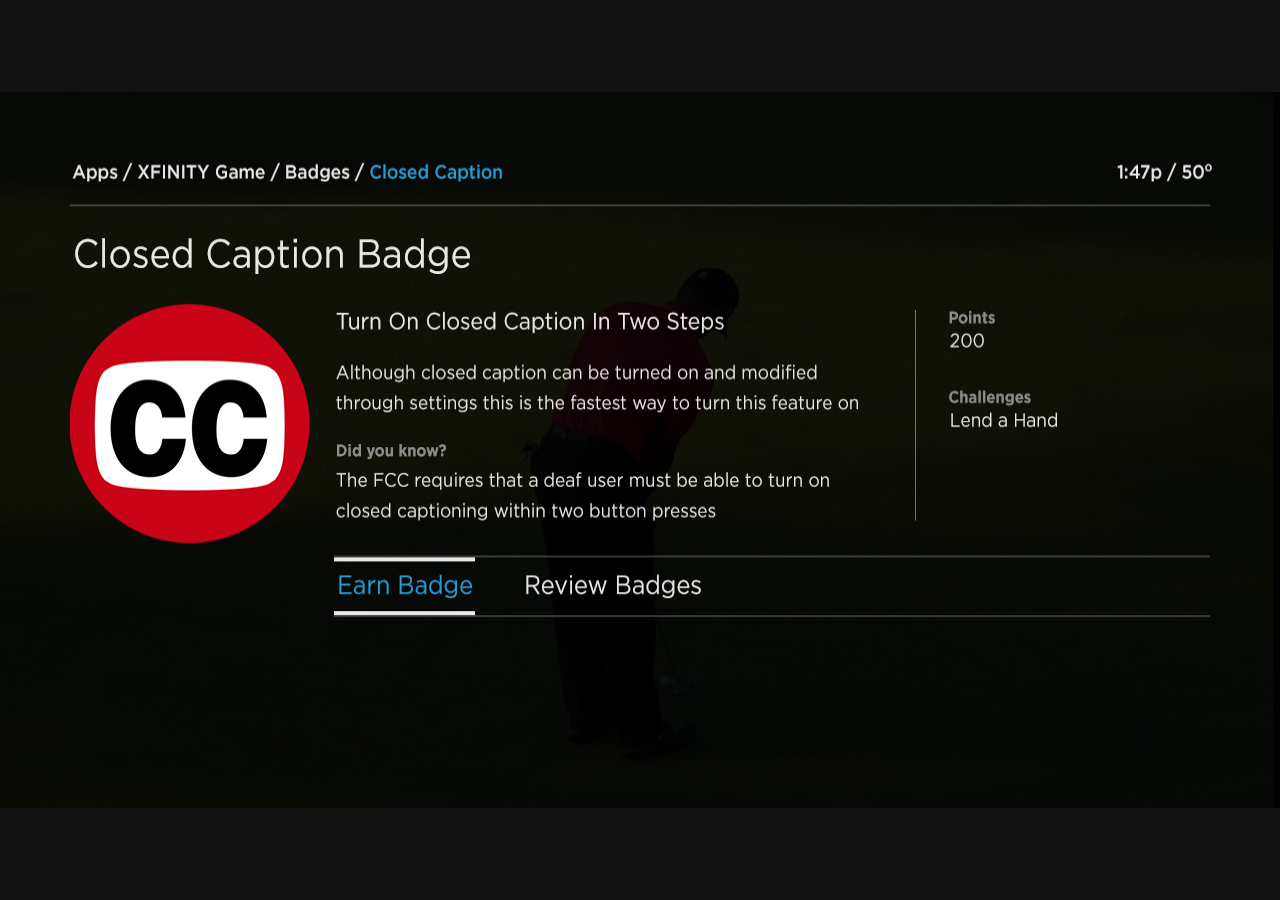
<file: index.html>
<!DOCTYPE html>
<html lang="en">
<head>
	<meta charset="UTF-8">
	<meta http-equiv="X-UA-Compatible" content="IE=edge">
	<title>Xperience1 Game</title>
	<link rel="stylesheet" href="css/normalization.css" />
	<link rel="stylesheet" href="css/base.css" />
	<link rel="stylesheet" href="css/dialog.css" />
	<link rel="stylesheet" href="css/fs-page.css" />
</head>
<body>
	<div class="container tv-interface">
		<div class="tv-show golf">
			<!-- start challenge -->
			<img src="images/cc-start.png" alt="" class="cc-start show" id="challengeStart" />
			<!-- closed caption challenge -->
			<img src="images/cc-challenge-down.png" alt="x1 sub menu" class="cc-step-1 base-menu" />
			<img src="images/cc-on.png" alt="closed caption on" class="cc-step-2 cc-on" />
			<img src="images/cc-off.png" alt="closed caption off" class="cc-step-3 cc-off" />
			<!-- you won -->
			<img src="images/cc-end.png" alt="" class="cc-end" id="challengeEnd" />
		</div>
	</div>
	<script type="text/javascript" src="js/jquery-1.10.2.min.js"></script>
	<script type="text/javascript" src="js/namespacing.js"></script>
	<script type="text/javascript" src="js/accessibility-helpers.js"></script>
	<script type="text/javascript" src="js/x1-remote.js"></script>
	<script type="text/javascript" src="js/x1-simulator-new.js"></script>
</body>
</html>
</file>
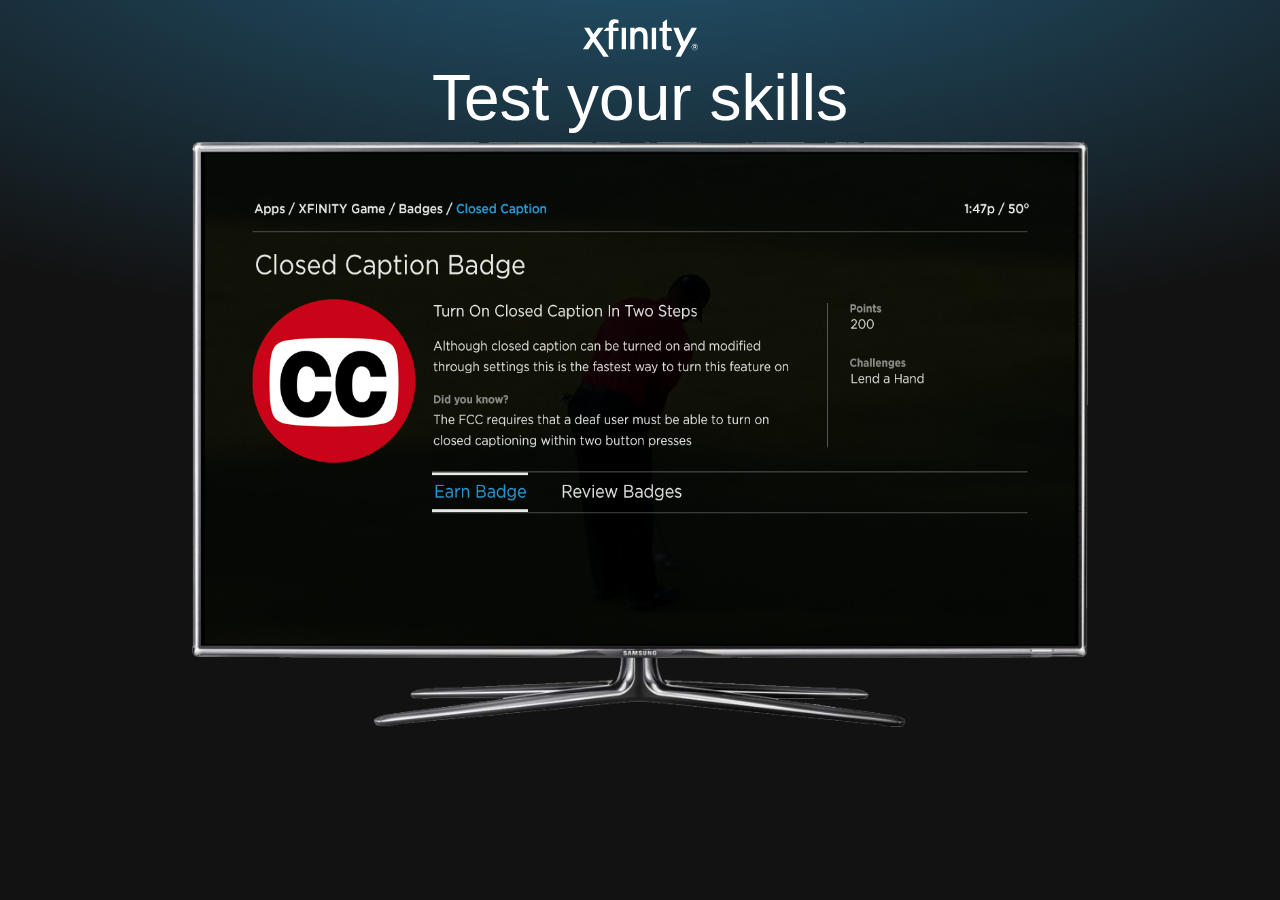
<file: cc.html>
<!DOCTYPE html>
<html lang="en">
<head>
	<meta charset="UTF-8">
	<meta http-equiv="X-UA-Compatible" content="IE=edge">
	<title>Xperience1 Game</title>
	<link rel="stylesheet" href="css/normalization.css" />
	<link rel="stylesheet" href="css/base.css" />
	<link rel="stylesheet" href="css/dialog.css" />
	<link rel="stylesheet" href="css/page.css" />
</head>
<body>
	<div class="container">
		<div class="nav-area"></div>
		<div class="page-wrapper" id="main" role="main" tabindex="-1">
			<svg viewBox="0 0 107 40" preserveAspectRatio="xMidYMid meet" focusable="false" class="xfinity-logo"><g viewBox="0 0 107 40" class="style-scope iron-icon"><g transform="translate(0, 2)" class="style-scope iron-icon"><path d="M68,26.8V8h-4v20h4V26.8L68,26.8z M40,26.8V8h-4v20h4V26.8L40,26.8z M52,7.5c-2,0-2.9,1-4,2.3V8l-4,0v20l4,0V16.3c0-3.2,1.5-5.1,4.1-5.1c2.8,0,4,1.7,4,5.5V28h4V16.6c0-5.9-1.6-9.1-7-9.1H52z M74,11l0,12.2c0,3.6,1.7,5.7,5,5.7c1.1,0,2.2-0.1,3-0.4l0-3.5c-0.3,0.1-0.9,0.3-1.7,0.3c-1.8,0-2.3-0.7-2.3-2.5L78,11h5L82,7.9c0,0-0.8,0-1,0h-2.8l0-7.9l-4,2.9l0,5.1l-3-0.1l-0.1,3.1l2.7,0L74,11z M23.9,8h-2.1l-2.8,3l5-0.1L24,28h4l0.1-17l4.9,0l0-3l-5,0L28,6c0-1.5,1-2.3,1.5-2.3c0.8,0,1.8-0.1,3.5,0.3l0-3.2c-0.5-0.2-1.9-0.4-1.9-0.4s-0.4,0-0.5-0.1c-0.3,0-0.7-0.1-1.1-0.1c-3.3,0-5.5,1.9-5.5,5.6v1.9L23.9,8z M106,8L101,7.9L94,21.1l-5-13.2L84,8l7.1,17.5L86,35l5,0L106,8L106,8z M19.1,8l-5,0l-4.5,6.1L5.9,8L1,8.1l6,9.5L0,28l5,0l4.5-7l9.5,14l5,0l-12-17.4L19.1,8z" class="style-scope iron-icon"></path><path d="M101,26L101,26c0-1.6,1.3-3,3-3c1.7,0,3,1.3,3,3v0c0,1.6-1.3,3-3,3C102.3,29,101,27.6,101,26L101,26z M106.7,26L106.7,26c0-1.5-1.1-2.7-2.7-2.7c-1.5,0-2.7,1.2-2.7,2.7v0c0,1.5,1.1,2.7,2.7,2.7C105.5,28.7,106.7,27.5,106.7,26L106.7,26z M102.8,24.3h1.4c0.4,0,0.7,0.1,1,0.3c0.2,0.2,0.3,0.4,0.3,0.7v0c0,0.5-0.3,0.8-0.7,0.9l0.8,1.2h-0.7l-0.8-1.1h-0.7v1.1h-0.6V24.3L102.8,24.3z M104.2,25.9c0.4,0,0.6-0.2,0.6-0.5v0c0-0.3-0.2-0.5-0.6-0.5h-0.8v1H104.2L104.2,25.9z" class="style-scope iron-icon"></path></g></g></svg>
			<h1>Test your skills</h1>
			<div class="tv-interface">
				<div class="tv-show golf">
					<!-- start challenge -->
					<img src="images/cc-start.png" alt="" class="cc-start" id="challengeStart" style="display: block;" />
					<!-- closed caption challenge -->
					<img src="images/cc-challenge-down.png" alt="x1 sub menu" class="cc-step-1" />
					<img src="images/cc-challenge-ok.png" alt="closed caption off" class="cc-step-2" />
					<img src="images/cc-challenge-ok2.png" alt="closed caption on" class="cc-step-3" />
					<!-- you won -->
					<img src="images/cc-end.png" alt="" class="cc-end" id="challengeEnd" />
				</div>
			</div>
			<div class="xr-ll-drawer">
				<button type="button" class="toggle-xr-11" style="display: none;"><span class="screen-reader-text">show remote control</span></button>
				<div class="xr-ll-device">
					<div class="xr-11-quadrant">
						<!-- row 1 -->
						<button type="button" class="xr-11-btn" data-xr-11-btn="tv-power"><span class="screen-reader-text">TV Power</span></button>
						<div class="xr-11-btn"></div>
						<button type="button" class="xr-11-btn" data-xr-11-btn="all-power"><span class="screen-reader-text">All Power</span></button>
						<!-- row 2 -->
						<button type="button" class="xr-11-btn" data-xr-11-btn="volume-up"><span class="screen-reader-text">Volume Up</span></button>
						<button type="button" class="xr-11-btn" data-xr-11-btn="mute"><span class="screen-reader-text">Mute</span></button>
						<button type="button" class="xr-11-btn" data-xr-11-btn="channel-up" data-xr-11-keycode="187"><span class="screen-reader-text">Channel Up</span></button>
						<!-- row 3 -->
						<button type="button" class="xr-11-btn" data-xr-11-btn="volume-down"><span class="screen-reader-text">Volume Down</span></button>
						<button type="button" class="xr-11-btn" data-xr-11-btn="replay" data-xr-11-keycode="220"><span class="screen-reader-text">Replay</span></button>
						<button type="button" class="xr-11-btn" data-xr-11-btn="channel-down" data-xr-11-keycode="189"><span class="screen-reader-text">Channel Down</span></button>
					</div>
					<div class="xr-11-quadrant">
						<!-- row 4 -->
						<button type="button" class="xr-11-btn" data-xr-11-btn="rewind" data-xr-11-keycode="82"><span class="screen-reader-text">Rewind</span></button>
						<button type="button" class="xr-11-btn" data-xr-11-btn="play-pause" data-xr-11-keycode="80"><span class="screen-reader-text">Play/Pause</span></button>
						<button type="button" class="xr-11-btn" data-xr-11-btn="fast-forward" data-xr-11-keycode="70"><span class="screen-reader-text">Fast Forward</span></button>
						<!-- row 5 -->
						<button type="button" class="xr-11-btn" data-xr-11-btn="exit" data-xr-11-keycode="27"><span class="screen-reader-text">Exit</span></button>
						<button type="button" class="xr-11-btn" data-xr-11-btn="mike"><span class="screen-reader-text">Microphone</span></button>
						<button type="button" class="xr-11-btn" data-xr-11-btn="record" data-xr-11-keycode="83"><span class="screen-reader-text">Record</span></button>
						<!-- row 6 -->
						<button type="button" class="xr-11-btn" data-xr-11-btn="guide" data-xr-11-keycode="71"><span class="screen-reader-text">Guide</span></button>
						<button type="button" class="xr-11-btn" data-xr-11-btn="menu" data-xr-11-keycode="77"><span class="screen-reader-text">Menu</span></button>
						<button type="button" class="xr-11-btn" data-xr-11-btn="page-up" data-xr-11-keycode="33"><span class="screen-reader-text">Page Up</span></button>
					</div>
					<div class="xr-11-quadrant">
						<!-- row 7 -->
						<button type="button" class="xr-11-btn" data-xr-11-btn="up" data-xr-11-keycode="38"><span class="screen-reader-text">Up</span></button>
						<!-- row 8 -->
						<button type="button" class="xr-11-btn" data-xr-11-btn="left" data-xr-11-keycode="37"><span class="screen-reader-text">Left</span></button>
						<button type="button" class="xr-11-btn" data-xr-11-btn="ok" data-xr-11-keycode="13"><span class="screen-reader-text">OK</span></button>
						<button type="button" class="xr-11-btn" data-xr-11-btn="right" data-xr-11-keycode="39"><span class="screen-reader-text">Right</span></button>
						<!-- row 9 -->
						<button type="button" class="xr-11-btn" data-xr-11-btn="down" data-xr-11-keycode="40"><span class="screen-reader-text">Down</span></button>
					</div>
					<div class="xr-11-quadrant">
						<!-- row 10 -->
						<button type="button" class="xr-11-btn" data-xr-11-btn="last" data-xr-11-keycode="8"><span class="screen-reader-text">Last</span></button>
						<button type="button" class="xr-11-btn" data-xr-11-btn="info" data-xr-11-keycode="73"><span class="screen-reader-text">Info</span></button>
						<button type="button" class="xr-11-btn" data-xr-11-btn="page-down" data-xr-11-keycode="34"><span class="screen-reader-text">Page Down</span></button>
						<!-- row 11 -->
						<button type="button" class="xr-11-btn" data-xr-11-btn="a"><span class="screen-reader-text">A</span></button>
						<button type="button" class="xr-11-btn" data-xr-11-btn="b" data-xr-11-keycode="66"><span class="screen-reader-text">B</span></button>
						<button type="button" class="xr-11-btn" data-xr-11-btn="c" data-xr-11-keycode="123"><span class="screen-reader-text">C</span></button>
						<button type="button" class="xr-11-btn" data-xr-11-btn="d"><span class="screen-reader-text">D</span></button>
					</div>
					<div class="xr-11-quadrant">
						<!-- row 12 -->
						<button type="button" class="xr-11-btn" data-xr-11-btn="num-1" data-xr-11-keycode="49"><span class="screen-reader-text">1</span></button>
						<button type="button" class="xr-11-btn" data-xr-11-btn="num-2" data-xr-11-keycode="50"><span class="screen-reader-text">2</span></button>
						<button type="button" class="xr-11-btn" data-xr-11-btn="num-3" data-xr-11-keycode="51"><span class="screen-reader-text">3</span></button>
						<!-- row 13 -->
						<button type="button" class="xr-11-btn" data-xr-11-btn="num-4" data-xr-11-keycode="52"><span class="screen-reader-text">4</span></button>
						<button type="button" class="xr-11-btn" data-xr-11-btn="num-5" data-xr-11-keycode="53"><span class="screen-reader-text">5</span></button>
						<button type="button" class="xr-11-btn" data-xr-11-btn="num-6" data-xr-11-keycode="54"><span class="screen-reader-text">6</span></button>
						<!-- row 14 -->
						<button type="button" class="xr-11-btn" data-xr-11-btn="num-7" data-xr-11-keycode="55"><span class="screen-reader-text">7</span></button>
						<button type="button" class="xr-11-btn" data-xr-11-btn="num-8" data-xr-11-keycode="56"><span class="screen-reader-text">8</span></button>
						<button type="button" class="xr-11-btn" data-xr-11-btn="num-9" data-xr-11-keycode="57"><span class="screen-reader-text">9</span></button>
						<!-- row 15 -->
						<button type="button" class="xr-11-btn" data-xr-11-btn="setup"><span class="screen-reader-text">Setup</span></button>
						<button type="button" class="xr-11-btn" data-xr-11-btn="num-0" data-xr-11-keycode="48"><span class="screen-reader-text">0</span></button>
						<button type="button" class="xr-11-btn" data-xr-11-btn="tv-output"><span class="screen-reader-text">TV Output</span></button>
					</div>
				</div>
			</div>
		</div>
		<div aria-live="polite" class="screen-reader-text"></div>
		<div role="alert" class="screen-reader-text"></div>
	</div>
	<script type="text/javascript" src="js/jquery-1.10.2.min.js"></script>
	<script type="text/javascript" src="js/namespacing.js"></script>
	<script type="text/javascript" src="js/accessibility-helpers.js"></script>
	<script type="text/javascript" src="js/x1-remote.js"></script>
	<script type="text/javascript" src="js/x1-simulator-new.js"></script>
</body>
</html>
</file>
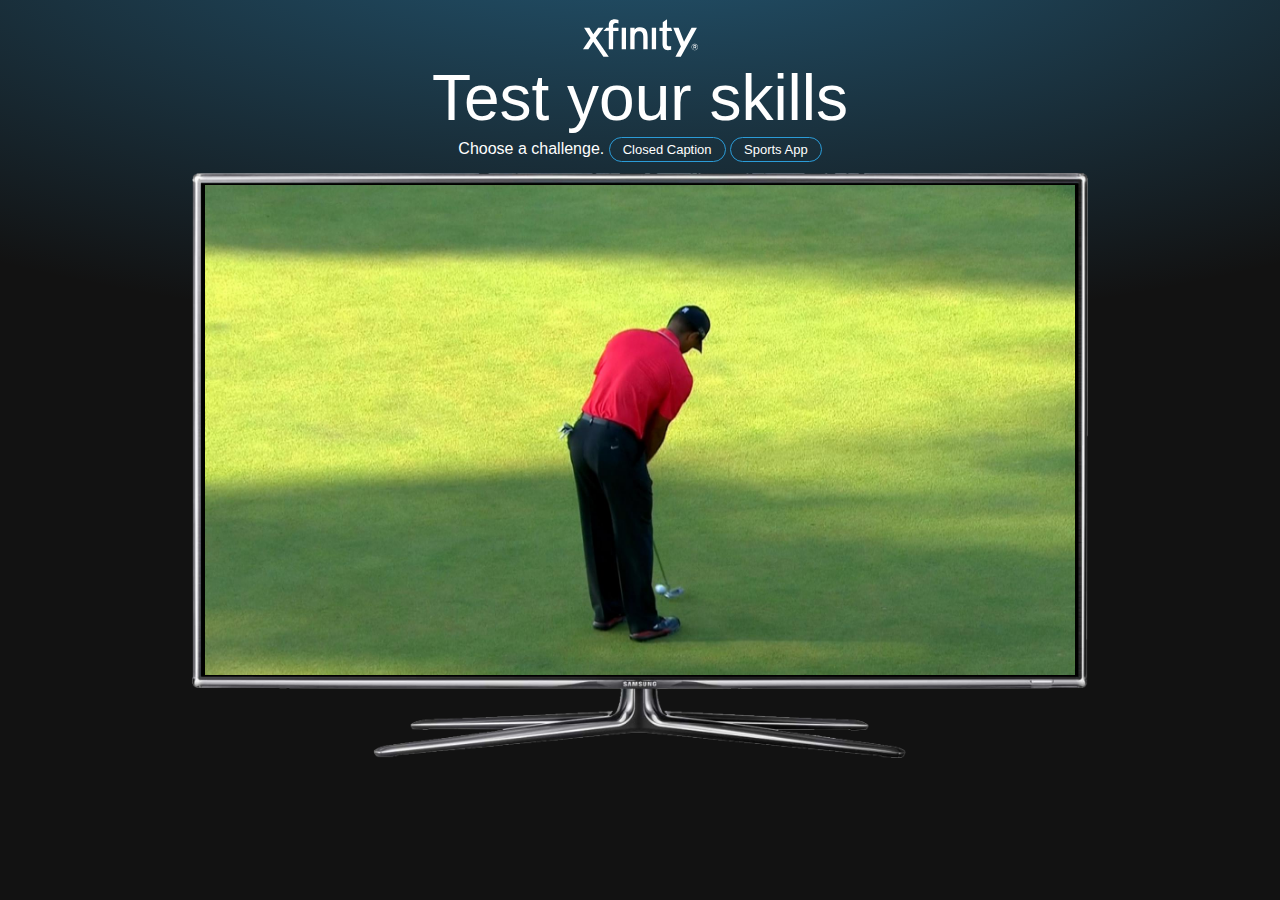
<file: index-old.html>
<!DOCTYPE html>
<html lang="en">
<head>
	<meta charset="UTF-8">
	<meta http-equiv="X-UA-Compatible" content="IE=edge">
	<title>Xperience1 Game</title>
	<link rel="stylesheet" href="css/normalization.css" />
	<link rel="stylesheet" href="css/base.css" />
	<link rel="stylesheet" href="css/dialog.css" />
	<link rel="stylesheet" href="css/page.css" />
</head>
<body>
	<div class="container">
		<div class="nav-area"></div>
		<div class="page-wrapper" id="main" role="main" tabindex="-1">
			<svg viewBox="0 0 107 40" preserveAspectRatio="xMidYMid meet" focusable="false" class="xfinity-logo"><g viewBox="0 0 107 40" class="style-scope iron-icon"><g transform="translate(0, 2)" class="style-scope iron-icon"><path d="M68,26.8V8h-4v20h4V26.8L68,26.8z M40,26.8V8h-4v20h4V26.8L40,26.8z M52,7.5c-2,0-2.9,1-4,2.3V8l-4,0v20l4,0V16.3c0-3.2,1.5-5.1,4.1-5.1c2.8,0,4,1.7,4,5.5V28h4V16.6c0-5.9-1.6-9.1-7-9.1H52z M74,11l0,12.2c0,3.6,1.7,5.7,5,5.7c1.1,0,2.2-0.1,3-0.4l0-3.5c-0.3,0.1-0.9,0.3-1.7,0.3c-1.8,0-2.3-0.7-2.3-2.5L78,11h5L82,7.9c0,0-0.8,0-1,0h-2.8l0-7.9l-4,2.9l0,5.1l-3-0.1l-0.1,3.1l2.7,0L74,11z M23.9,8h-2.1l-2.8,3l5-0.1L24,28h4l0.1-17l4.9,0l0-3l-5,0L28,6c0-1.5,1-2.3,1.5-2.3c0.8,0,1.8-0.1,3.5,0.3l0-3.2c-0.5-0.2-1.9-0.4-1.9-0.4s-0.4,0-0.5-0.1c-0.3,0-0.7-0.1-1.1-0.1c-3.3,0-5.5,1.9-5.5,5.6v1.9L23.9,8z M106,8L101,7.9L94,21.1l-5-13.2L84,8l7.1,17.5L86,35l5,0L106,8L106,8z M19.1,8l-5,0l-4.5,6.1L5.9,8L1,8.1l6,9.5L0,28l5,0l4.5-7l9.5,14l5,0l-12-17.4L19.1,8z" class="style-scope iron-icon"></path><path d="M101,26L101,26c0-1.6,1.3-3,3-3c1.7,0,3,1.3,3,3v0c0,1.6-1.3,3-3,3C102.3,29,101,27.6,101,26L101,26z M106.7,26L106.7,26c0-1.5-1.1-2.7-2.7-2.7c-1.5,0-2.7,1.2-2.7,2.7v0c0,1.5,1.1,2.7,2.7,2.7C105.5,28.7,106.7,27.5,106.7,26L106.7,26z M102.8,24.3h1.4c0.4,0,0.7,0.1,1,0.3c0.2,0.2,0.3,0.4,0.3,0.7v0c0,0.5-0.3,0.8-0.7,0.9l0.8,1.2h-0.7l-0.8-1.1h-0.7v1.1h-0.6V24.3L102.8,24.3z M104.2,25.9c0.4,0,0.6-0.2,0.6-0.5v0c0-0.3-0.2-0.5-0.6-0.5h-0.8v1H104.2L104.2,25.9z" class="style-scope iron-icon"></path></g></g></svg>
			<h1>Test your skills</h1>
			<p id="challengeChooser" class="center-text">Choose a challenge. <button type="button" class="challenge-btn" id="ccChallenge">Closed Caption</button> <button type="button" class="challenge-btn" id="sportChallenge">Sports App</button></p>
			<p id="challengeText" class="center-text" style="display: none;"></p>
			<div class="tv-interface">
				<div class="tv-show golf">
					<!-- closed caption challenge -->
					<img src="images/cc-challenge-down.png" alt="x1 sub menu" class="cc-step-1" />
					<img src="images/cc-challenge-ok.png" alt="closed caption off" class="cc-step-2" />
					<img src="images/cc-challenge-ok2.png" alt="closed caption on" class="cc-step-3" />
					<!-- sports app challenge -->
					<img src="images/sport-challenge-c.png" alt="x1 sport app nfl" class="sport-step-1" />
					<img src="images/sport-challenge-right.png" alt="x1 sport app mlb" class="sport-step-2" />
				</div>
			</div>
			<div class="xr-ll-drawer">
				<button type="button" class="toggle-xr-11" style="display: none;"><span class="screen-reader-text">show remote control</span></button>
				<div class="xr-ll-device">
					<div class="xr-11-quadrant">
						<!-- row 1 -->
						<button type="button" class="xr-11-btn" data-xr-11-btn="tv-power"><span class="screen-reader-text">TV Power</span></button>
						<div class="xr-11-btn"></div>
						<button type="button" class="xr-11-btn" data-xr-11-btn="all-power"><span class="screen-reader-text">All Power</span></button>
						<!-- row 2 -->
						<button type="button" class="xr-11-btn" data-xr-11-btn="volume-up"><span class="screen-reader-text">Volume Up</span></button>
						<button type="button" class="xr-11-btn" data-xr-11-btn="mute"><span class="screen-reader-text">Mute</span></button>
						<button type="button" class="xr-11-btn" data-xr-11-btn="channel-up" data-xr-11-keycode="187"><span class="screen-reader-text">Channel Up</span></button>
						<!-- row 3 -->
						<button type="button" class="xr-11-btn" data-xr-11-btn="volume-down"><span class="screen-reader-text">Volume Down</span></button>
						<button type="button" class="xr-11-btn" data-xr-11-btn="replay" data-xr-11-keycode="220"><span class="screen-reader-text">Replay</span></button>
						<button type="button" class="xr-11-btn" data-xr-11-btn="channel-down" data-xr-11-keycode="189"><span class="screen-reader-text">Channel Down</span></button>
					</div>
					<div class="xr-11-quadrant">
						<!-- row 4 -->
						<button type="button" class="xr-11-btn" data-xr-11-btn="rewind" data-xr-11-keycode="82"><span class="screen-reader-text">Rewind</span></button>
						<button type="button" class="xr-11-btn" data-xr-11-btn="play-pause" data-xr-11-keycode="80"><span class="screen-reader-text">Play/Pause</span></button>
						<button type="button" class="xr-11-btn" data-xr-11-btn="fast-forward" data-xr-11-keycode="70"><span class="screen-reader-text">Fast Forward</span></button>
						<!-- row 5 -->
						<button type="button" class="xr-11-btn" data-xr-11-btn="exit" data-xr-11-keycode="27"><span class="screen-reader-text">Exit</span></button>
						<button type="button" class="xr-11-btn" data-xr-11-btn="mike"><span class="screen-reader-text">Microphone</span></button>
						<button type="button" class="xr-11-btn" data-xr-11-btn="record" data-xr-11-keycode="83"><span class="screen-reader-text">Record</span></button>
						<!-- row 6 -->
						<button type="button" class="xr-11-btn" data-xr-11-btn="guide" data-xr-11-keycode="71"><span class="screen-reader-text">Guide</span></button>
						<button type="button" class="xr-11-btn" data-xr-11-btn="menu" data-xr-11-keycode="77"><span class="screen-reader-text">Menu</span></button>
						<button type="button" class="xr-11-btn" data-xr-11-btn="page-up" data-xr-11-keycode="33"><span class="screen-reader-text">Page Up</span></button>
					</div>
					<div class="xr-11-quadrant">
						<!-- row 7 -->
						<button type="button" class="xr-11-btn" data-xr-11-btn="up" data-xr-11-keycode="38"><span class="screen-reader-text">Up</span></button>
						<!-- row 8 -->
						<button type="button" class="xr-11-btn" data-xr-11-btn="left" data-xr-11-keycode="37"><span class="screen-reader-text">Left</span></button>
						<button type="button" class="xr-11-btn" data-xr-11-btn="ok" data-xr-11-keycode="13"><span class="screen-reader-text">OK</span></button>
						<button type="button" class="xr-11-btn" data-xr-11-btn="right" data-xr-11-keycode="39"><span class="screen-reader-text">Right</span></button>
						<!-- row 9 -->
						<button type="button" class="xr-11-btn" data-xr-11-btn="down" data-xr-11-keycode="40"><span class="screen-reader-text">Down</span></button>
					</div>
					<div class="xr-11-quadrant">
						<!-- row 10 -->
						<button type="button" class="xr-11-btn" data-xr-11-btn="last" data-xr-11-keycode="8"><span class="screen-reader-text">Last</span></button>
						<button type="button" class="xr-11-btn" data-xr-11-btn="info" data-xr-11-keycode="73"><span class="screen-reader-text">Info</span></button>
						<button type="button" class="xr-11-btn" data-xr-11-btn="page-down" data-xr-11-keycode="34"><span class="screen-reader-text">Page Down</span></button>
						<!-- row 11 -->
						<button type="button" class="xr-11-btn" data-xr-11-btn="a"><span class="screen-reader-text">A</span></button>
						<button type="button" class="xr-11-btn" data-xr-11-btn="b" data-xr-11-keycode="66"><span class="screen-reader-text">B</span></button>
						<button type="button" class="xr-11-btn" data-xr-11-btn="c" data-xr-11-keycode="123"><span class="screen-reader-text">C</span></button>
						<button type="button" class="xr-11-btn" data-xr-11-btn="d"><span class="screen-reader-text">D</span></button>
					</div>
					<div class="xr-11-quadrant">
						<!-- row 12 -->
						<button type="button" class="xr-11-btn" data-xr-11-btn="num-1" data-xr-11-keycode="49"><span class="screen-reader-text">1</span></button>
						<button type="button" class="xr-11-btn" data-xr-11-btn="num-2" data-xr-11-keycode="50"><span class="screen-reader-text">2</span></button>
						<button type="button" class="xr-11-btn" data-xr-11-btn="num-3" data-xr-11-keycode="51"><span class="screen-reader-text">3</span></button>
						<!-- row 13 -->
						<button type="button" class="xr-11-btn" data-xr-11-btn="num-4" data-xr-11-keycode="52"><span class="screen-reader-text">4</span></button>
						<button type="button" class="xr-11-btn" data-xr-11-btn="num-5" data-xr-11-keycode="53"><span class="screen-reader-text">5</span></button>
						<button type="button" class="xr-11-btn" data-xr-11-btn="num-6" data-xr-11-keycode="54"><span class="screen-reader-text">6</span></button>
						<!-- row 14 -->
						<button type="button" class="xr-11-btn" data-xr-11-btn="num-7" data-xr-11-keycode="55"><span class="screen-reader-text">7</span></button>
						<button type="button" class="xr-11-btn" data-xr-11-btn="num-8" data-xr-11-keycode="56"><span class="screen-reader-text">8</span></button>
						<button type="button" class="xr-11-btn" data-xr-11-btn="num-9" data-xr-11-keycode="57"><span class="screen-reader-text">9</span></button>
						<!-- row 15 -->
						<button type="button" class="xr-11-btn" data-xr-11-btn="setup"><span class="screen-reader-text">Setup</span></button>
						<button type="button" class="xr-11-btn" data-xr-11-btn="num-0" data-xr-11-keycode="48"><span class="screen-reader-text">0</span></button>
						<button type="button" class="xr-11-btn" data-xr-11-btn="tv-output"><span class="screen-reader-text">TV Output</span></button>
					</div>
				</div>
			</div>
		</div>
		<button type="button" data-controls="modal" aria-controls="youWin" tabindex="-1" aria-hidden="true">test</button>
		<div id="youWin" class="modal badge-announcement" role="dialog" data-widget="modal" aria-hidden="true">
			<div role="document">
				<div>
					<button type="button" class="btn svg close-dialog" data-control="close">
						<span class="screen-reader-text">
							Close Dialog Box
						</span>
						<svg xmlns="http://www.w3.org/2000/svg" viewBox="0 0 45 45" role="presentation" focusable="false">
							<path d="M22.5,0C10.1,0,0,10.1,0,22.5S10.1,45,22.5,45S45,34.9,45,22.5S34.9,0,22.5,0z M27.9,35.5l-3-4.6c-1.2-1.8-2-3.1-2.9-4.6,h-0.1c-0.7,1.5-1.5,2.8-2.5,4.6l-2.7,4.6H8.2l9.5-13L8.5,9.9h8.5l2.9,4.7c1,1.6,1.7,2.8,2.5,4.3h0.1c0.8-1.6,1.4-2.8,2.2-4.3,l2.8-4.7H36l-9.3,12.5l9.8,13.1H27.9z"/>
						</svg>
					</button>
				</div>
				<div class="badge-stats">
					<div class="badge-logo"></div>
					<div class="xp"></div>
				</div>
				<div class="badge-info"></div>
			</div>
		</div>
		<div class="block-screen"></div>
		<div aria-live="polite" class="screen-reader-text"></div>
		<div role="alert" class="screen-reader-text"></div>
	</div>
	<script type="text/javascript" src="js/jquery-1.10.2.min.js"></script>
	<script type="text/javascript" src="js/namespacing.js"></script>
	<script type="text/javascript" src="js/accessibility-helpers.js"></script>
	<script type="text/javascript" src="js/block-screen.js"></script>
	<script type="text/javascript" src="js/dialog.js"></script>
	<script type="text/javascript" src="js/x1-remote.js"></script>
	<script type="text/javascript" src="js/x1-simulator.js"></script>
</body>
</html>
</file>
<file: css/base.css>
/* ==========================================================================
   Base style definitions
   ========================================================================== */
/* Defaults
-------------------------------------------------- */
/* For devices that do not support html meta viewport (e.g. IE 10 snap mode) */
@-ms-viewport { width: device-width; }
@viewport { width: device-width; }
html {
    overflow-y: hidden;
    min-height: 100%;
    font-family: Verdana, Tahoma, Arial, Helvetica, sans-serif;
    font-size: 62.5%;
    }
body {
	height: 100%;
    margin: 0 auto;
	background-color: #121212;
    font-size: 1.6rem; /* =16px */
	font-weight: normal;
	color: #fff;
    }
@font-face {
    font-family: XfinityStandard;
    src: url(https://edge.static-assets.top.comcast.net/staticsites/fonts/latest/Xfinity_Standard/XfinityStandard-Light.woff2) format("woff2"),url(https://edge.static-assets.top.comcast.net/staticsites/fonts/latest/Xfinity_Standard/XfinityStandard-Light.woff) format("woff"),url(https://edge.static-assets.top.comcast.net/staticsites/fonts/latest/Xfinity_Standard/XfinityStandard-Light.ttf) format("truetype");
    font-weight: 300;
    font-style: normal
}

@font-face {
    font-family: XfinityStandard;
    src: url(https://edge.static-assets.top.comcast.net/staticsites/fonts/latest/Xfinity_Standard/XfinityStandard-Thin.woff2) format("woff2"),url(https://edge.static-assets.top.comcast.net/staticsites/fonts/latest/Xfinity_Standard/XfinityStandard-Thin.woff) format("woff"),url(https://edge.static-assets.top.comcast.net/staticsites/fonts/latest/Xfinity_Standard/XfinityStandard-Thin.ttf) format("truetype");
    font-weight: 100;
    font-style: normal
}
img, embed, object, video { max-width: 100%; vertical-align: middle; }
p, ul, ol, dl { margin-top: 0; }
ul {
	margin-left: .25em;
	padding-left: 0;
	list-style: none;
	}
ol { padding-left: 1.5em; }
li {
	margin-left: 0;
	padding-left: 0;
	}
p, li {
	margin-bottom: 1.25ex;
	line-height: 160%;
	}

.p {
	margin-top: 0;
	margin-bottom: 1.25ex;
	line-height: 160%;
	}
a,
.a {
	color: #3279bf;
	text-decoration: none;
	cursor: pointer;
	}
.a {
	display: inline;
	margin: 0;
	padding: 0;
	border: none;
	background-color: transparent;
}
a:hover,
.a:hover {
	text-decoration: underline;
	}
:focus {
	outline: #3279bf solid 1px;
	box-shadow: 0px 0px 2px 2px #3279bf;
	}
a.current {
	color: #4f0100;
	cursor: text;
	}
a.current:hover {
	text-decoration: none;
	}
button {
	cursor: pointer;
	}
fieldset {
	position: relative;
	margin: 0;
	padding: 0;
	border: 0;
}
hr {
	margin: 20px 0 15px;
	}
table {
	width: 100%;
	}
td, th {
	padding: 2ex 1em 2ex 0;
	vertical-align: top;
	text-align: left;
	}
tbody tr {
	border-bottom: 1px solid #b5b5a8;
	}
tbody tr:first-child th,
tbody tr:first-child td {
	padding-top: 0;
	}
td:last-child {
	padding-right: 0;
	}
th {
	color: #4f0100;
	}
td ul,
td li:last-child {
	margin-bottom: 0;
	}
/* Headings
-------------------------------------------------- */
h1, .h1, h2, .h2, h3, .h3, h4, .h4, h5, .h5, h6, .h6 {
	display: block;
	margin: 1.3ex 0 1ex;
	color: #fff;
	font-family: "XfinityStandard", Arial, Helvetica, sans-serif;
	font-weight: bold;
	}
h1, .h1 {
    max-width: 900px;
	margin: 3px auto;
    font-size: 64px;
    font-weight: 200;
    line-height: 70px;
    text-align: center;
    -moz-osx-font-smoothing: grayscale;
    -webkit-font-smoothing: antialiased;
	}
h2, .h2 {
	font-size: 2.3rem;
	}
h3, .h3 {
	font-size: 1.6rem;
	}
h4, .h4 {
	font-size: 1.4rem;
	}
h5, .h5 {
	}
h6, .h6 {
	}
/* Lists
---------------------------------------- */
.bullet {
	padding-left: 1.4em;
	list-style-type: disc;
	}
.singletons li {
	margin-bottom: 0;
}
/* Forms
---------------------------------------- */
legend {
	overflow: hidden;
	}
.legend {
	display: block;
	margin-top: 1ex;
	font-size: 1.6rem;
	font-weight: bold;
	}
fieldset fieldset legend {
	font-size: 1.4rem;
	}
label {
    display: inline-block;
    width: 7em;
    margin-right: 2em;
}
label.auto-length {
	width: auto;
}
.inline-label {
	width: auto;
	}
.block-label {
	display: block;
	width: auto;
	margin-bottom: .5ex;
}
input[type=text],
input[type=password],
input[type=search],
input[type=email],
input[type=number],
input[type=date],
input[type=tel],
input[type=url],
select,
textarea {
    padding: 1ex .5em;
    width: 20em;
    font-size: 1.3rem;
    line-height: 1;
    background: #fff;
    border: 1px solid #d5d5d5;
    border-radius: 2px;
    box-shadow: inset 0 5px 5px -5px rgba(0,0,0,0.2);
    box-sizing: border-box;
    }
input[type=text]:focus,
input[type=password]:focus,
input[type=search]:focus,
input[type=email]:focus,
input[type=number]:focus,
input[type=date]:focus,
input[type=tel]:focus,
input[type=url]:focus,
select:focus,
textarea:focus {
	box-shadow: inset 0px 0px 2px 2px #3279bf;
	}
input[type="radio"],
input[type="checkbox"] {
    display: inline-block;
    margin-right: .3em;
    }
input[disabled] {
	background-color: #eee;
}
.required-field::after {
    content: "*";
    display: inline-block;
    margin-left: .1em;
    font-weight: bold;
    color: red;
    }
.form-row {
	margin: 1.5ex 0;
	}
/* Buttons
---------------------------------------- */
.btn {
	position: relative;
	display: inline-block;
	height: 32px;
	padding: 0 0.6em 0 .8em;
	background-color: #e7e7e7;
	font-size: 1.4rem;
	font-weight: bold;
	color: #161e25;
	line-height: 32px;
	text-align: center;
	text-decoration: none;
	white-space: nowrap;
	letter-spacing: 0.07em;
	}
.btn:hover,
.btn:focus,
.btn:active {
	text-decoration: none;
	}
.btn-primary {
	border: none;
	background: #3279bf;
	color: #fff;
	}
.btn-primary:hover,
.btn-primary:focus,
.btn-primary:active {
	background: #163554;
	}
.btn-secondary {
	border: none;
	background: #4f0100;
	color: #fff;
	}
.btn-secondary:hover,
.btn-secondary:focus,
.btn-secondary:active {
	color: #ffb612;
	}
.btn-disabled {
	/* background and text color same as .btn */
	border: 2px solid #c1c1c1;
	line-height: 35px;
	}
/*Looks Like a link, but has spacing of a button*/
.btn-text {
    height: 31px;
    padding: 0 15px;
    font-size: 1.3rem;
    line-height: 32px;
    font-weight: bold;
	}
.btn.svg {
    width: 32px;
    height: 32px;
    padding: 0;
    border: none;
    background-color: transparent;
	}
/* Icons
---------------------------------------- */
i {
	display: inline-block;
	vertical-align: middle;
	width: 10px;
	height: 10px;
	}
i.svg {
	}
.svg.external {
	width: 20px;
	height: 13px;
	margin-top: -5px;
	}
/* General Helpers
-------------------------------------------------- */
.center-text {
	text-align: center;
	}
.float-left {
	float: left;
	}
.float-right {
	float: right;
	}
.clear {
	clear: both;
	}
.bold {
	font-weight: bold;
	}
.normal {
	font-weight: normal;
	}
.block {
	display: block;
	}
.inline {
	display: inline;
	}
.width-25 { width: 25%; }
.width-33 { width: 33%; }
.width-50 { width: 50%; }
.width-75 { width: 75%; }
/* Showing and Hiding
---------------------------------------- */
.is-hidden { /* Hide from both screenreaders and browsers */
    display: none !important;
    visibility: hidden;
    }
.is-visible { /* Show element to both screenreaders and browsers */
	display: block !important;
	visibility: visible;
	}
.screen-reader-text { /* Hide only visually, but have it available for screenreaders */
	position: absolute !important;
	display: block;
	visibility: visible;
	overflow: hidden;
	width: 1px;
	height: 1px;
	margin: -1px;
	border: 0;
	padding: 0;
	clip: rect(0px, 0px, 0px, 0px); /* deprecated */
	clip-path: polygon(0px 0px, 0px 0px, 0px 0px, 0px 0px);
    }
@media print {
	.cui-not-printed { /* Will not appear on printouts */
		display: none;
		}
	}
/* Code snippets
---------------------------------------- */
.code-snippet {
    box-sizing: border-box;
	padding: 0 1.5em;
	background-color: #ccc;
	}
/* Skip link
---------------------------------------- */
.skip-link {
	display: block;
    height: 1px;
    margin-top: -11px;
    padding: 5px;
    overflow: hidden;

	}
.skip-link:focus {
	height: auto;
	margin: auto;
	}
#main {
	outline: none;
	box-shadow: none;
}
[data-code], .code {
	background-color: #eee;
    padding: 0.3ex 2.5em;
    border-radius: 12px;
}
</file>
<file: css/dialog.css>
/* Components
---------------------------------------- */
.block-screen {
	position: fixed;
	visibility: hidden;
	left: 0;
	top: 0;
	width: 100vw;
	height: 100vh;
	background: rgba(54, 54, 54, 0.85);
	z-index: 50;
	opacity: 0;
	transition: opacity 0.5s;
	}
.block-screen.active {
	visibility: visible;
	opacity: 1;
	}
.modal {
	position: absolute;
	visibility: hidden;
	left: 0;
	top: 300px;
	width: 80%;
	padding: 25px;
	background-color: #000;
	z-index: 100;
	opacity: 0;
	transition: opacity 0.5s;
    box-sizing: border-box;
    padding: 42px 52px;
    height: auto;
    width: 80%;
	}
.modal.active {
	visibility: visible;
	opacity: 1;
	}
.svg.close-dialog path {
	fill: #ffffff;
}
[data-controls="tooltip"] {
	display: inline-block;
	position: relative;
	}
.tooltip {
	position: absolute;
	left: 0;
	bottom: 0;
	display: none;
	padding: 15px;
	width: 200px;
	border: 1px solid #333;
	background-color: #fc3;
	}
.tooltip.active {
	display: block;
	}
.svg.close-dialog {
	position: absolute;
	right: 10px;
	top: 10px;
	width: 25px;
	height: 25px;
	padding: 0;
	margin: 0;
	font-size: 0;
}
.tooltip .svg.close-dialog {
	right: 5px;
	top: 5px;
	width: 15px;
	height: 15px;
}
</file>
<file: css/fs-page.css>
/* Page component structure
---------------------------------------- */
body {
  margin: 0;
  padding: 0;
}
.container {
}
.tv-show.golf {
  position: absolute;
  top: 50%;
  width: 100vw;
  height: 56vw;
  margin-top: -28vw;
  background: url('../images/golf.jpg') left top no-repeat;
  background-size: contain;
}
.tv-show img {
  position: absolute;
  left: 0;
  top: 0;
  width: 100%;
  height: 100%;
  opacity: 0;
  transition: opacity .5s ease;
}
.tv-show img.show {
  opacity: 1;
  transition: opacity 1s ease;
}
.cc-end {
  transition-delay: 3s !important;
}
.cc-end.show {
  transition-delay: 0s !important;
}
.modal.badge-announcement {
  overflow: hidden;
}
.badge-stats {
  overflow: hidden;
  float: left;
  width: 35%;
  padding-right: 7%;
  text-align: center;
}
.badge-info {
  overflow: hidden;
}
.badge-icon {
  margin-bottom: 1.5ex;
}
</file>
<file: css/page.css>
/* Page component structure
---------------------------------------- */
.container {
  background: url('../images/bknd-top.svg') no-repeat center -50px;
    position: absolute;
    top: 0;
    bottom: 0;
    left: -15px;
    right: -15px;
}
.nav-area {
  height: 58px;
  background-color: #000;
}
.page-wrapper {
  width: 80%;
  margin: 0 auto 10ex;
  }
.xfinity-logo {
    display: block;
    width: 115px;
    height: 43px;
    margin: 2ex auto 0;
  fill: #fff;
    stroke: none;
}
.challenge-btn {
      margin: 0;
    padding: 0.5ex 1em 0.65ex;
    border: 1px solid #2b9cd8;
    background-color: transparent;
    color: #fff;
    font-size: 1.3rem;
    border-radius: 1em;
}
.challenge-btn:focus,
.challenge-btn:hover {
  background-color: #2b9cd8;
}
.tv-interface {
  margin: 4ex 0 0 -3vw;
    display: -webkit-flex;
    display: flex;
    width: 75vw;
    height: 49vw;
    background: url('../images/samsung.png') no-repeat 0;
    background-size: 100%;
}
.tv-show {
    background: transparent url('') no-repeat center 0;
    width: 97.5%;
    background-size: 100%;
    margin: 1.4%;
}
.tv-show.golf {
    background-image: url('../images/golf.jpg') ;
}
.tv-show img {
  display: none;
}
[aria-controls="youWin"] {
  position: absolute;
  left: -9999px;
  top: -9999px;
}
.modal.badge-announcement {
  overflow: hidden;
}
.badge-stats {
  overflow: hidden;
  float: left;
  width: 35%;
  padding-right: 7%;
  text-align: center;
}
.badge-info {
  overflow: hidden;
}
.badge-icon {
  margin-bottom: 1.5ex;
}
.xr-ll-drawer {
  position: absolute;
    top: 160px;
    right: 2vw;
}
.xr-ll-device {
  position: relative;
  width: 171px;
  height: 600px;
  padding: 40px 29px 51px 27px;
  background: transparent url('../images/xr11.png') left top no-repeat;
  background-size: contain;
}
.toggle-xr-11 {
  position: absolute;
  left: -1em;
  top: 50%;
  height: 5ex;
  width: 2em
}
.xr-11-quadrant {
  width: 100%;
  height: 30px;
  display: -webkit-flex;
  display: flex;
  -webkit-flex-wrap: wrap;
  flex-wrap: wrap;
  -webkit-justify-content: space-between;
  justify-content: space-between;
  -webkit-align-content: space-between;
  align-content: space-between;
}
.xr-11-quadrant:nth-child(1) {
    height: 99px;
    margin-bottom: 14px;
}
.xr-11-quadrant:nth-child(2) {
    height: 81px;
    margin-bottom: 13px;
}
.xr-11-quadrant:nth-child(3) {
  height: 105px;
    margin-bottom: 11px;
}
.xr-11-quadrant:nth-child(4) {
      height: 47px;
    margin-bottom: 9px;
}
.xr-11-quadrant:nth-child(5) {
height: 116px;
}
.xr-11-btn {
    width: 32px;
    height: 23px;
    margin: 0;
    padding: 0;
    border: 0;
    background: transparent;
}
.xr-11-quadrant:nth-child(2) .xr-11-btn {
  height: 18px;
}
.xr-11-quadrant:nth-child(3) .xr-11-btn {
  height: 31px;
}
.xr-11-quadrant:nth-child(3) .xr-11-btn:first-child,
.xr-11-quadrant:nth-child(3) .xr-11-btn:last-child {
  width: 100%;
}
.xr-11-quadrant:nth-child(3) .xr-11-btn:nth-child(2),
.xr-11-quadrant:nth-child(3) .xr-11-btn:nth-child(4) {
  width: 32%;
}
.xr-11-quadrant:nth-child(3) .xr-11-btn:nth-child(3) {
  width: 36%;
}
.xr-11-quadrant:nth-child(4) .xr-11-btn {
  height: 18px;
}
.xr-11-quadrant:nth-child(4) .xr-11-btn:nth-child(3) ~ .xr-11-btn {
  width: 22px;
}
@media screen and (min-width: 800px) {

}
@media screen and (min-width: 1025px) {
  .nav-area {
  position: fixed;
    bottom: 0;
    left: 0;
  width: 100vw;
  display: none;
  }
  .xr-ll-drawer {
    display: none;
  }
  .tv-interface {
    margin: 1ex auto;
    width: 70vw;
    height: 45.8vw;
  }
}
</file>
<file: css/normalization.css>
/*! normalize.css v2.1.3 | MIT License | git.io/normalize */

/* ==========================================================================
   HTML5 display definitions
   ========================================================================== */

/**
 * Correct `block` display not defined in IE 8/9.
 */

article,
aside,
details,
figcaption,
figure,
footer,
header,
hgroup,
main,
nav,
section,
summary {
    display: block;
}

/**
 * Correct `inline-block` display not defined in IE 8/9.
 */

audio,
canvas,
video {
    display: inline-block;
}

/**
 * Prevent modern browsers from displaying `audio` without controls.
 * Remove excess height in iOS 5 devices.
 */

audio:not([controls]) {
    display: none;
    height: 0;
}

/**
 * Address `[hidden]` styling not present in IE 8/9.
 * Hide the `template` element in IE, Safari, and Firefox < 22.
 */

[hidden],
template {
    display: none;
}

/* ==========================================================================
   Base
   ========================================================================== */

/**
 * 1. Set default font family to sans-serif.
 * 2. Prevent iOS text size adjust after orientation change, without disabling
 *    user zoom.
 */

html {
    font-family: sans-serif; /* 1 */
    -ms-text-size-adjust: 100%; /* 2 */
    -webkit-text-size-adjust: 100%; /* 2 */
}

/**
 * Remove default margin.
 */

body {
    margin: 0;
}

/* ==========================================================================
   Links
   ========================================================================== */

/**
 * Remove the gray background color from active links in IE 10.
 */

a {
    background: transparent;
}

/**
 * Address `outline` inconsistency between Chrome and other browsers.
 */

/*a:focus {
    outline: thin dotted;
}*/

/**
 * Improve readability when focused and also mouse hovered in all browsers.
 */

/*a:active,
a:hover {
    outline: 0;
}*/

/* ==========================================================================
   Typography
   ========================================================================== */

/**
 * Address variable `h1` font-size and margin within `section` and `article`
 * contexts in Firefox 4+, Safari 5, and Chrome.
 */

h1 {
    font-size: 2em;
    margin: 0.67em 0;
}

/**
 * Address styling not present in IE 8/9, Safari 5, and Chrome.
 */

abbr[title] {
    border-bottom: 1px dotted;
}

/**
 * Address style set to `bolder` in Firefox 4+, Safari 5, and Chrome.
 */

b,
strong {
    font-weight: bold;
}

/**
 * Address styling not present in Safari 5 and Chrome.
 */

dfn {
    font-style: italic;
}

/**
 * Address differences between Firefox and other browsers.
 */

hr {
    -moz-box-sizing: content-box;
    box-sizing: content-box;
    height: 0;
}

/**
 * Address styling not present in IE 8/9.
 */

mark {
    background: #ff0;
    color: #000;
}

/**
 * Correct font family set oddly in Safari 5 and Chrome.
 */

code,
kbd,
pre,
samp {
    font-family: monospace, serif;
    font-size: 1em;
}

/**
 * Improve readability of pre-formatted text in all browsers.
 */

pre {
    white-space: pre-wrap;
}

/**
 * Set consistent quote types.
 */

q {
    quotes: "\201C" "\201D" "\2018" "\2019";
}

/**
 * Address inconsistent and variable font size in all browsers.
 */

small {
    font-size: 80%;
}

/**
 * Prevent `sub` and `sup` affecting `line-height` in all browsers.
 */

sub,
sup {
    font-size: 75%;
    line-height: 0;
    position: relative;
    vertical-align: baseline;
}

sup {
    top: -0.9ex;
}

sub {
    bottom: -0.45ex;
}

/* ==========================================================================
   Box Model
   ========================================================================== */

/* (Paul Irish) apply a natural box layout model to all elements */
*, *:before, *:after {
	-moz-box-sizing: border-box; -webkit-box-sizing: border-box; box-sizing: border-box;
	}

/* ==========================================================================
   Embedded content
   ========================================================================== */

/**
 * Remove border when inside `a` element in IE 8/9.
 */

img {
    border: 0;
}

/**
 * Correct overflow displayed oddly in IE 9.
 */

svg:not(:root) {
    overflow: hidden;
}

/* ==========================================================================
   Figures
   ========================================================================== */

/**
 * Address margin not present in IE 8/9 and Safari 5.
 */

figure {
    margin: 0;
}

/* ==========================================================================
   Forms
   ========================================================================== */

/**
 * Define consistent border, margin, and padding.
 */

fieldset {
    border: 1px solid #c0c0c0;
    margin: 0 2px;
    padding: 0.35em 0.625em 0.75em;
}

/**
 * 1. Correct `color` not being inherited in IE 8/9.
 * 2. Remove padding so people aren't caught out if they zero out fieldsets.
 */

legend {
    border: 0; /* 1 */
    padding: 0; /* 2 */
}

/**
 * 1. Correct font family not being inherited in all browsers.
 * 2. Correct font size not being inherited in all browsers.
 * 3. Address margins set differently in Firefox 4+, Safari 5, and Chrome.
 */

button,
input,
select,
textarea {
    font-family: inherit; /* 1 */
    font-size: 100%; /* 2 */
    margin: 0; /* 3 */
}

/**
 * Address Firefox 4+ setting `line-height` on `input` using `!important` in
 * the UA stylesheet.
 */

button,
input {
    line-height: normal;
}

/**
 * Address inconsistent `text-transform` inheritance for `button` and `select`.
 * All other form control elements do not inherit `text-transform` values.
 * Correct `button` style inheritance in Chrome, Safari 5+, and IE 8+.
 * Correct `select` style inheritance in Firefox 4+ and Opera.
 */

button,
select {
    text-transform: none;
}

/**
 * 1. Avoid the WebKit bug in Android 4.0.* where (2) destroys native `audio`
 *    and `video` controls.
 * 2. Correct inability to style clickable `input` types in iOS.
 * 3. Improve usability and consistency of cursor style between image-type
 *    `input` and others.
 */

button,
html input[type="button"], /* 1 */
input[type="reset"],
input[type="submit"] {
    -webkit-appearance: button; /* 2 */
    cursor: pointer; /* 3 */
}

/**
 * Re-set default cursor for disabled elements.
 */

button[disabled],
html input[disabled] {
    cursor: default;
}

/**
 * 1. Address box sizing set to `content-box` in IE 8/9/10.
 * 2. Remove excess padding in IE 8/9/10.
 */

input[type="checkbox"],
input[type="radio"] {
    box-sizing: border-box; /* 1 */
    padding: 0; /* 2 */
}

/**
 * 1. Address `appearance` set to `searchfield` in Safari 5 and Chrome.
 * 2. Address `box-sizing` set to `border-box` in Safari 5 and Chrome
 *    (include `-moz` to future-proof).
 */

input[type="search"] {
    -webkit-appearance: textfield; /* 1 */
    -moz-box-sizing: content-box;
    -webkit-box-sizing: content-box; /* 2 */
    box-sizing: content-box;
}

/**
 * Remove inner padding and search cancel button in Safari 5 and Chrome
 * on OS X.
 */

input[type="search"]::-webkit-search-cancel-button,
input[type="search"]::-webkit-search-decoration {
    -webkit-appearance: none;
}

/**
 * Remove inner padding and border in Firefox 4+.
 */

button::-moz-focus-inner,
input::-moz-focus-inner {
    border: 0;
    padding: 0;
}

/**
 * 1. Remove default vertical scrollbar in IE 8/9.
 * 2. Improve readability and alignment in all browsers.
 */

textarea {
    overflow: auto; /* 1 */
    vertical-align: top; /* 2 */
}

/* ==========================================================================
   Tables
   ========================================================================== */

/**
 * Remove most spacing between table cells.
 */

table {
    border-collapse: collapse;
    border-spacing: 0;
}
</file>
